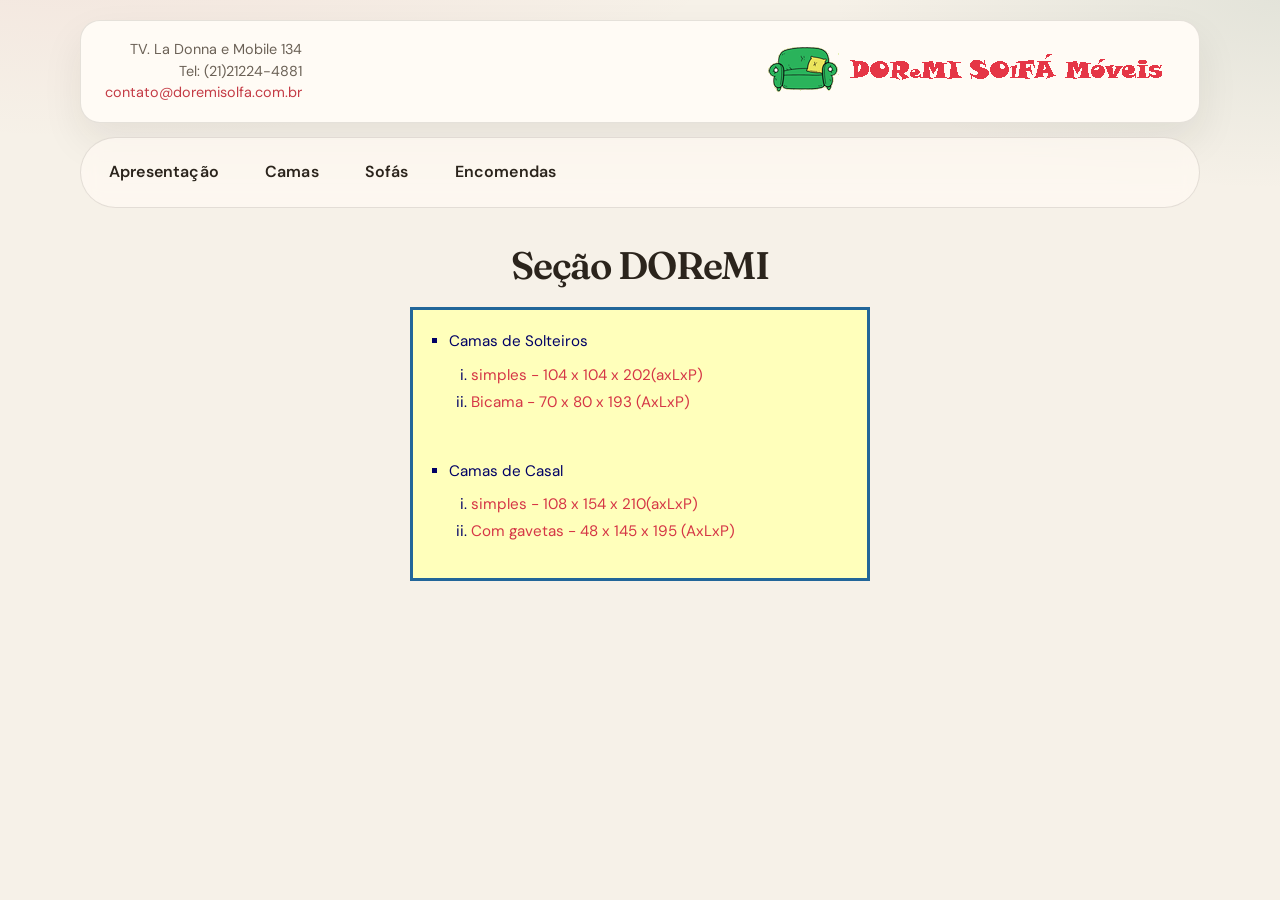
<file: index.html>
<!DOCTYPE html>
<html lang="pt-br">
<head>
    <meta charset="UTF-8">
    <meta name="viewport" content="width=device-width, initial-scale=1.0">
    <title>DOReMI SOlFÁ-móveis</title>
   
    <link rel="stylesheet" href="style.css">
    
    <link href='https://fonts.googleapis.com/css?family=Stoke' rel='stylesheet'>

    <link href='https://fonts.googleapis.com/css?family=Karla' rel='stylesheet'>
   
   
</head>

<body>
    <header>
        <address class="ender">
            TV. La  Donna e Mobile 134 <br>
               Tel: (21)21224-4881 <br>
            <a href="mailto:contato@doremisolfa.com.br"> contato@doremisolfa.com.br</a>
        </address>


        <img src="Imagens/DoremisofaLogoTopo.png" alt="DoremisofaLogoTopo" class="imgLogo ">
    </header>

    <nav>
        <ul>
            <li><a href="index.html">Apresentação </a></li>
            <li><a href="Doremi.html">Camas</a></li>
            <li><a href="Solfa.html">Sofás</a></li>
            <li><a href="Encomendas.html">Encomendas</a></li>

        </ul>

    </nav>


    <section >

      <h3 class="titulo">Seção DOReMI</h3>
        <ul class="listacama" >
            <li>Camas de Solteiros</li>
            <ol>
                <li><a href=" javascript:MostrarTabCamas(0)">simples - 104 x 104 x 202(axLxP)</a> </li>

                <li><a href="javascript:MostrarTabCamas(1);">Bicama - 70 x 80 x 193 (AxLxP) </a> </li>
            </ol>
            <br>
            <li>Camas de Casal</li>
            <ol>
                <li><a href=" javascript:MostrarTabCamas(2)">simples - 108 x 154 x 210(axLxP)</a> </li>

                <li><a href=" javascript:MostrarTabCamas(3)">Com gavetas - 48 x 145 x 195 (AxLxP) </a> </1i>
            </ol>
        </ul>
    </section>

    <script src="camas.js"></script>


  
    

</body>
</html>
</file>
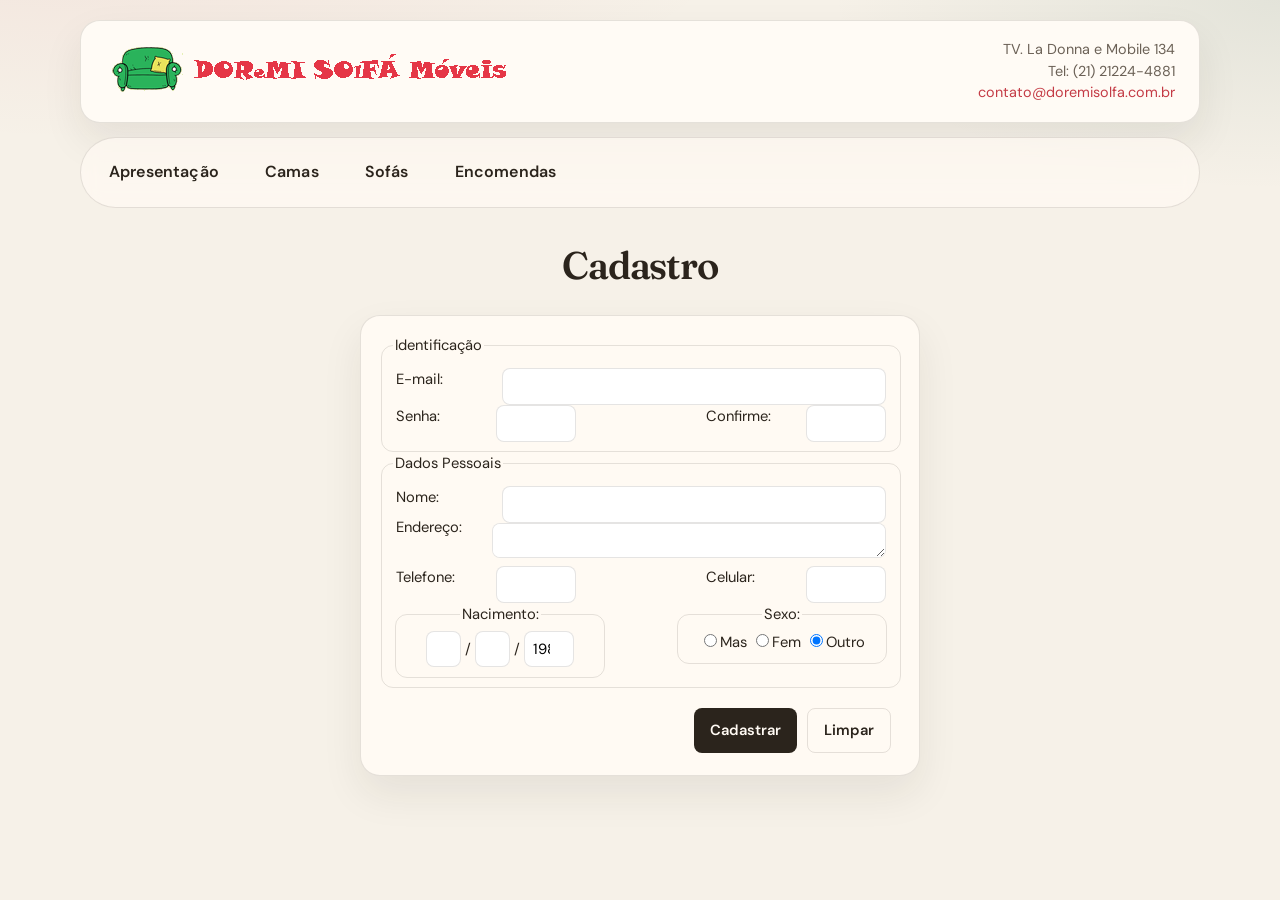
<file: Cadastro.Html>
<!DOCTYPE html>
<html lang="pt-br">
<head>
    <meta charset="UTF-8">
    <meta name="viewport" content="width=device-width, initial-scale=1.0">
    <title>DOReMI SOlFÁ-móveis</title>
    <link rel="stylesheet" href="style.css">
   
</head>

<body>
    <header>
        <img src="Imagens/DoremisofaLogoTopo.png" alt="DOReMI SOlFÁ" class="imgLogo">
        <address class="ender">
            TV. La Donna e Mobile 134<br>
            Tel: (21) 21224-4881<br>
            <a href="mailto:contato@doremisolfa.com.br">contato@doremisolfa.com.br</a>
        </address>
    </header>

    <nav>
        <ul>
            <li><a href="index.html">Apresentação </a></li>
            <li><a href="Doremi.html">Camas</a></li>
            <li><a href="Solfa.html">Sofás</a></li>
            <li><a href="Encomendas.html">Encomendas</a></li>

        </ul>

    </nav>


   <section>
    <h3 class="titulo">Cadastro</h3>

<div class="FormBox">

<form method="POST">
<fieldset class="FSLinInteira">
<legend>Identificação</legend>

<div class="LinhaForm">
<label for="idEmailGnd" class="LabBox">E-mail:</label>

<input id="idEmailGnd" class="InpBoxGnd"
type="email" name="TxtEmail" required /></div>

<div class="LinhaForm">
<span class="ColEsq">
<label for="idSenha" class="LabBox">Senha:</label>

<input id="idSenha" class="InpBoxMed"
type="password" name="TxtSenha" required /></span>

<span class="ColDir">
<label for="idConf" class="LabBox">Confirme:</label>

<input id="idConf" class="InpBoxMed"
type="password" name="TxtConf" required /></span>

</div>
</fieldset>

<fieldset class="FSLinInteira">
<legend>Dados Pessoais</legend>

<div class="LinhaForm">
<label for="idNome" class="LabBox">Nome:</label>

<input id="idNome" class="InpBoxGnd"
type="text" name="TxtNome" required /></div>

<div class="LinhaForm" id="linhaEnder">
<label class="LabBox">Endereço: </label>

<textarea name="TxtEnder" class="InpBoxGnd"
id="inpEnder" ></textarea>

</div>


<div class="LinhaForm">
<span class="ColEsq">
<label class="LabBox">Telefone:</label>

<input type="text" class="InpBoxMed"
name="TxtTelefone" required />
</label>

</span>

<span class="ColDir">
<label class="LabBox">Celular:</label>


<input type="text" class="InpBoxMed"
name="TxtCelular" />
</span>

</div>

<fieldset class="FSColEsq"><legend>Nacimento:</legend>


<input type="number" name="TxtDiaNasc"
min="1" max="31" class="numDD" /> /

<input type="number" name="TxtMesNasc"
min="1" max="12" class="numDD" />
 /
<input type="number" name="TxtAnoNasc" value="1980"
min="1920" max="2000" class="numQD" />


</fieldset>
<fieldset class="FSColDir"><legend>Sexo:</legend>

<label><input type="radio" name="TglSexo"
value="M" />Mas</label>

<label><input type="radio" name="TglSexo"
value="F" />Fem</label>


<label><input type="radio" name="TglSexo"
value="O" checked />Outro</label>

</fieldset>

</fieldset>

<div class="botoes">
<input type="submit" value="Cadastrar" />
<input type="reset" value="Limpar" />
</div>

</div>
</section>
</body>
</html>
</file>
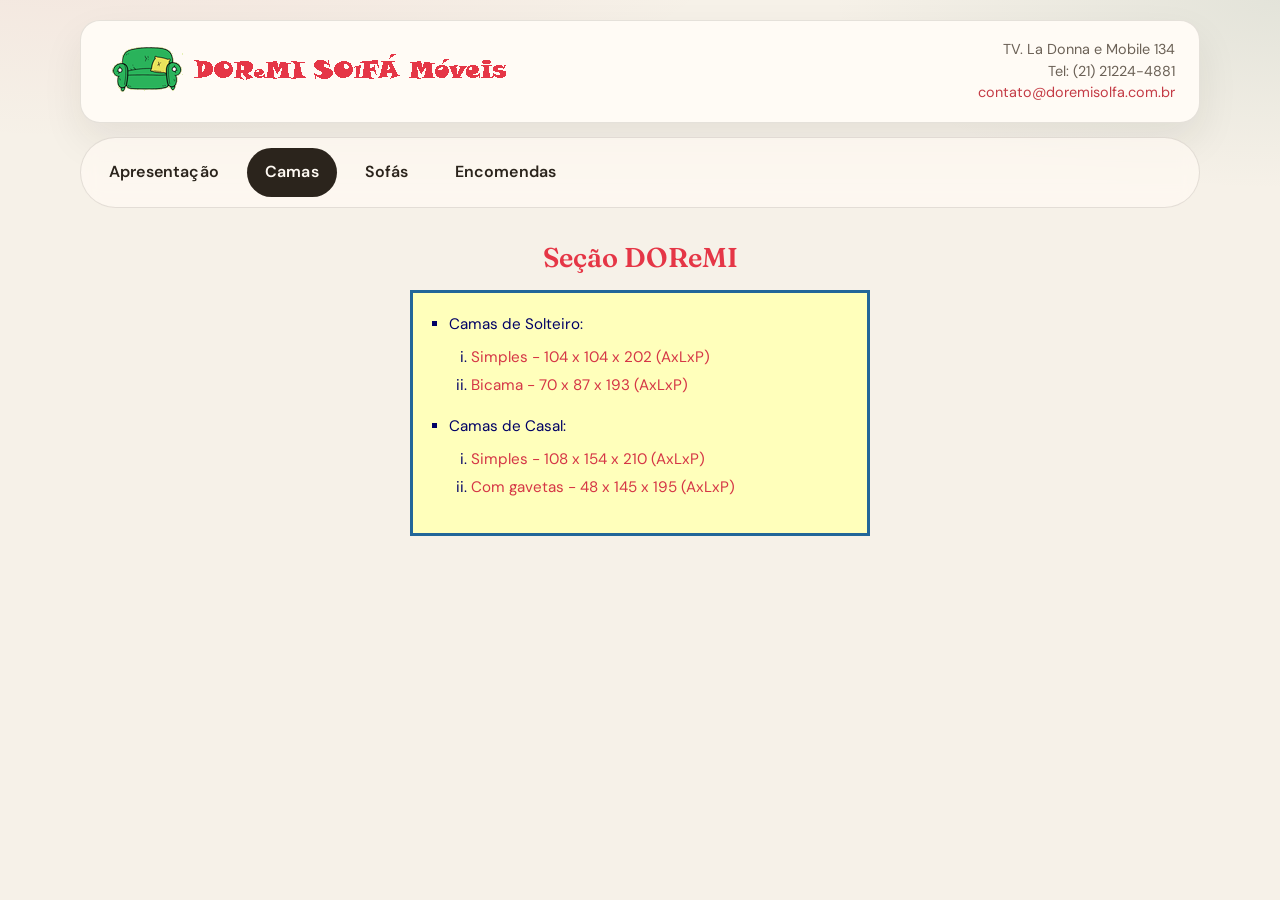
<file: Doremi.html>
<!DOCTYPE html>
<html lang="pt-br">
<head>
    <meta charset="UTF-8">
    <meta name="viewport" content="width=device-width, initial-scale=1.0">
    <title>DOReMI SOlFÁ-móveis</title>
    <link rel="stylesheet" href="style.css">
</head>

<body class="pagina-doremi">
    <header>
        <img src="Imagens/DoremisofaLogoTopo.png" alt="DOReMI SOlFÁ" class="imgLogo">
        <address class="ender">
            TV. La Donna e Mobile 134<br>
            Tel: (21) 21224-4881<br>
            <a href="mailto:contato@doremisolfa.com.br">contato@doremisolfa.com.br</a>
        </address>
    </header>

    <nav>
        <ul>
            <li><a href="index.html">Apresentação</a></li>
            <li><a href="Doremi.html" class="ativo" aria-current="page">Camas</a></li>
            <li><a href="Solfa.html">Sofás</a></li>
            <li><a href="Encomendas.html">Encomendas</a></li>
        </ul>
    </nav>

    <section>
        <h3 class="titulo">Seção DOReMI</h3>
        <ul class="listacama">
            <li>Camas de Solteiro:
                <ol>
                    <li><a href="javascript:MostrarTabCamas(0)">Simples - 104 x 104 x 202 (AxLxP)</a></li>
                    <li><a href="javascript:MostrarTabCamas(1)">Bicama - 70 x 87 x 193 (AxLxP)</a></li>
                </ol>
            </li>
            <li>Camas de Casal:
                <ol>
                    <li><a href="javascript:MostrarTabCamas(2)">Simples - 108 x 154 x 210 (AxLxP)</a></li>
                    <li><a href="javascript:MostrarTabCamas(3)">Com gavetas - 48 x 145 x 195 (AxLxP)</a></li>
                </ol>
            </li>
        </ul>
    </section>

    <script src="camas.js"></script>
</body>
</html>
</file>
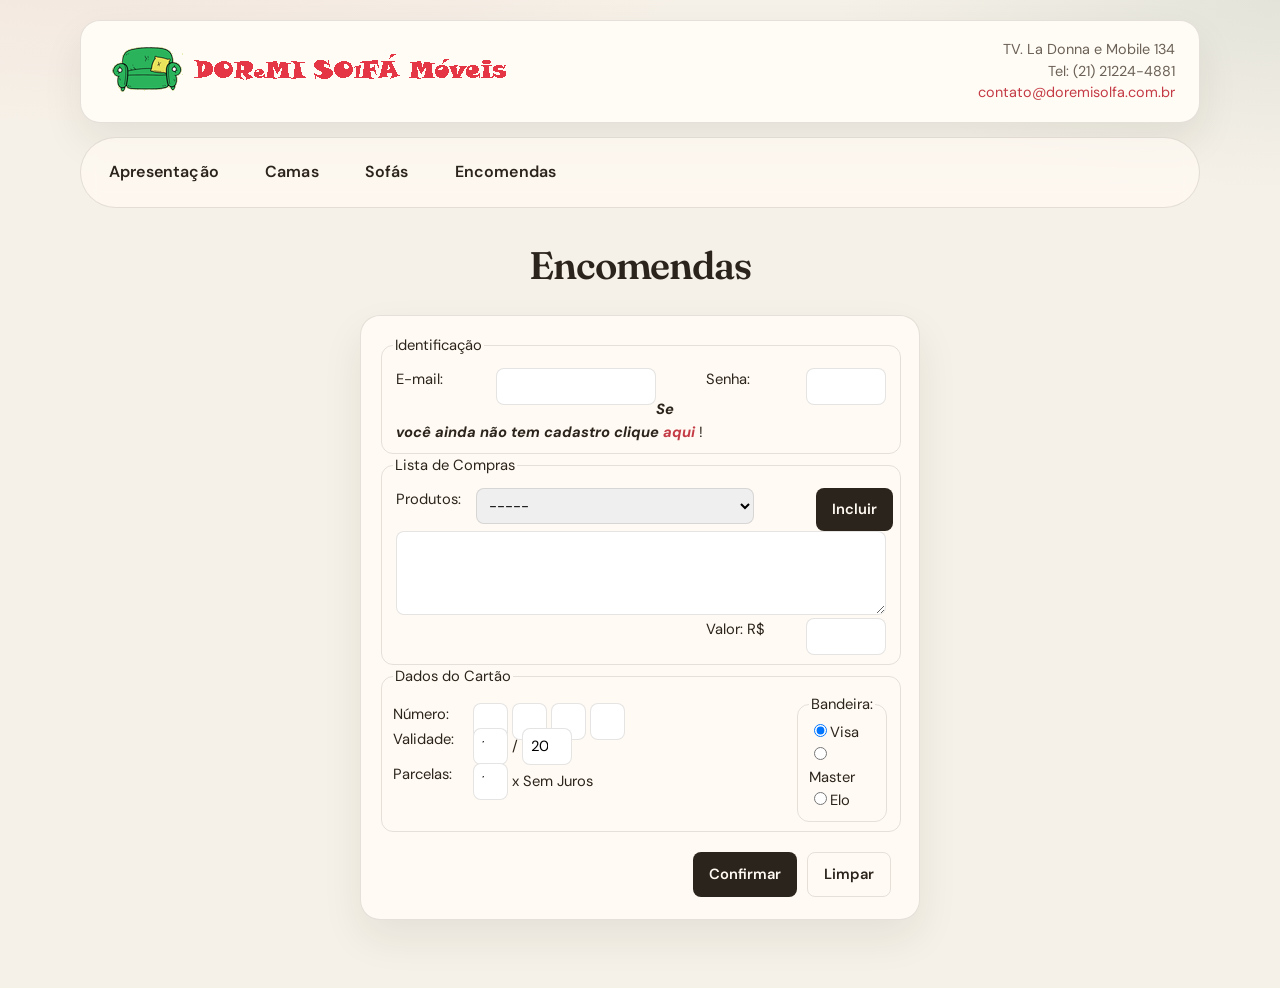
<file: Encomendas.html>
<!DOCTYPE html>
<html lang="pt-br">
<head>
    <meta charset="UTF-8">
    <meta name="viewport" content="width=device-width, initial-scale=1.0">
    <title>DOReMI SOlFÁ-móveis</title>
    <link rel="stylesheet" href="style.css">
   
</head>

<body>
    <header>
        <img src="Imagens/DoremisofaLogoTopo.png" alt="DOReMI SOlFÁ" class="imgLogo">
        <address class="ender">
            TV. La Donna e Mobile 134<br>
            Tel: (21) 21224-4881<br>
            <a href="mailto:contato@doremisolfa.com.br">contato@doremisolfa.com.br</a>
        </address>
    </header>

    <nav>
        <ul>
            <li><a href="index.html">Apresentação </a></li>
            <li><a href="Doremi.html">Camas</a></li>
            <li><a href="Solfa.html">Sofás</a></li>
            <li><a href="Encomendas.html" >Encomendas</a></li>

        </ul>

    </nav>

<section>
    <h3 class="titulo">Encomendas</h3>

    <!--parte de indentificação-->
<div class="FormBox">

<form method="POST">
<fieldset class="FSLinInteira">
<legend>Identificação</legend>

<div class="LinhaForm">

<span class="ColEsq" id="loginCad">
<label for="idEmail" class="LabBox">E-mail:</label>

<input type="email" class="InpBoxGnd"
id="idEmail" name="TxtEmail" required /></span>


<span class="ColDir" id="senhaCad">
<label for="idSenha" class="LabBox">Senha:</label>

<input id="idSenha" class="InpBoxMed"
type="password" name="TxtSenha" required /><span>

</div>

<div class="LinhaForm">
<b><i>Se você ainda não tem cadastro clique
<a href="Cadastro.Html">aqui</a></i></b> !</div>
</fieldset>

<!--Parte de lista de compras-->
<fieldset class="FSLinInteira">
<legend> Lista de Compras</legend>

<div class="LinhaForm">
<span class="ColEsq" id="lisSelProd">
<label for="idEmail" class="LabBox">Produtos: </label>

<Select name="selProduto" id="selProduto" >
<option> ----- </option>

<optgroup label="Cama Solteiro">
<option> Simples 108 x 154 x 210</option>
<option > Bicama 70 x 87 x 193</option>
    </optgroup>

<optgroup label="Bicama Casal">
<option>Simples 104 x 104 x 202</option>
<option>com gavetas 48 x 145 x</option></optgroup>

<optgroup label="Sofá 2 lug.">
 <option >Retrátil  95 x 87-126 x 180 Linho Cru</option>
 <option >Sofá-Cama 95 x 97-150 x 200 Linho</option>
</optgroup>

<optgroup label="sofá 3 lug"> 
    <option >Retrátil 108 x 95-150 x 200 Suede</option>
    <option >Retrô 80 x 76 x 196 Veludo</option>
</optgroup>

</select>

</span>
<span class="ColDir" id="btnIncluir">
<input type="button" value="Incluir" />
</span>
</div>

<div class="LinhaForm" id="boxPedidos">
<textarea name="listaPedidos" readonly
id="lisPedArea">
</textarea>
</div>

<div class="LinhaForm">
<span class="ColDir">
<label class="LabBox" for="TxtTotal">Valor: R$</label>

<input type="text" name="TxtTotal" readonly
id="TxtTotal" class="InpBoxMed" /></span></div>

</fieldset>

<!--Dados do Cartão-->
<fieldset class="FSLinInteira">
<legend> Dados do Cartão</legend>

<fieldset class="FSColDir" id="fSBandeira">
<legend> Bandeira:</legend>

<label><input type="radio" name="RadBand"
checked />Visa</label><br/>

<label><input type="radio" name="RadBand" />Master</label><br/>

<label><input type="radio" name="RadBand" />Elo</label>
</fieldset>

<!--numero-->
<div class="ColEsq" id="numCartao">
<label class="LabBox" for="TxtNumCC01">Número:</label>

<input type="text" name="TxtNumCC01"
id="TxtNumCC01" maxlength="4"
class="numDD" />

<input type="text" name="TxtNumCC02"
class="numDD" maxlength="4" />

<input type="text" name="TxtNumCC03"
class="numDD" maxlength="4" /> 

<input type="text" name="TxtNumCC04"
class="numDD" maxlength="4" />

</div>
 <!--validade-->
<div class="ColEsq" id="valCartao">
<label class="LabBox" for="mesVal">Validade:</label>

<input type="number" name="TxtMesVal" id="mesVal"
min="1" max="12" class="numDD" value="1" /> /

<input type="number" name="TxtAnoVal" value="2022"
min="2022" max="2036" class="numQD" /></div>

<div class="ColEsq" id="boxParcel">

<!--pacelas-->
<label class="LabBox" for="numParcel">Parcelas:</label>

<input type="number" name="TxtMesVal" id="numParcel"
min="1" max="6" class="numDD"
value="1" /> x Sem Juros</div>
</fieldset>


<!--botões de confirmar e limpar-->
<div class="botoes">
<input type="submit" value="Confirmar" />
<input type="reset" value="Limpar" />
</div>
</div>
</section>
  
</body>
</html>
</file>
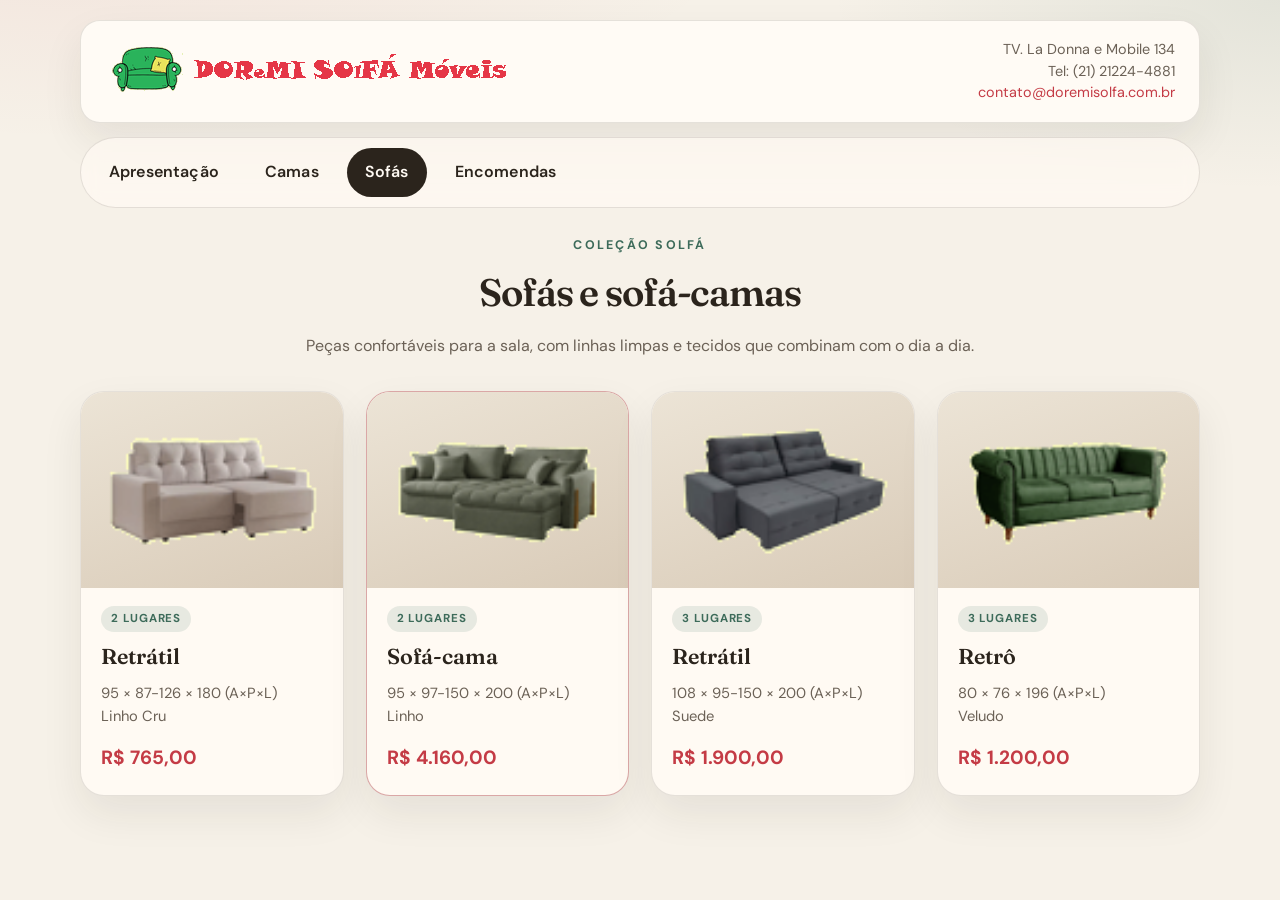
<file: Solfa.html>
<!DOCTYPE html>
<html lang="pt-br">
<head>
    <meta charset="UTF-8">
    <meta name="viewport" content="width=device-width, initial-scale=1.0">
    <title>Sofás | DOReMI SOlFÁ-móveis</title>
    <link rel="stylesheet" href="style.css">
    <link rel="preconnect" href="https://fonts.googleapis.com">
    <link rel="preconnect" href="https://fonts.gstatic.com" crossorigin>
    <link href="https://fonts.googleapis.com/css2?family=DM+Sans:ital,opsz,wght@0,9..40,400;0,9..40,500;0,9..40,600;0,9..40,700;1,9..40,400&family=Fraunces:opsz,wght@9..144,500;9..144,600;9..144,700&display=swap" rel="stylesheet">
</head>

<body>
    <header>
        <img src="Imagens/DoremisofaLogoTopo.png" alt="DOReMI SOlFÁ" class="imgLogo">
        <address class="ender">
            TV. La Donna e Mobile 134<br>
            Tel: (21) 21224-4881<br>
            <a href="mailto:contato@doremisolfa.com.br">contato@doremisolfa.com.br</a>
        </address>
    </header>

    <nav>
        <ul>
            <li><a href="index.html">Apresentação</a></li>
            <li><a href="Doremi.html">Camas</a></li>
            <li><a href="Solfa.html" class="ativo" aria-current="page">Sofás</a></li>
            <li><a href="Encomendas.html">Encomendas</a></li>
        </ul>
    </nav>

    <section class="catalogo">
        <p class="eyebrow">Coleção SOlFÁ</p>
        <h1 class="titulo">Sofás e sofá-camas</h1>
        <p class="lead">Peças confortáveis para a sala, com linhas limpas e tecidos que combinam com o dia a dia.</p>

        <div class="produtos">
            <article class="card-produto">
                <figure class="card-foto">
                    <img src="Imagens/Sofa2lugRetratil100.png" alt="Sofá retrátil de 2 lugares em linho cru">
                </figure>
                <div class="card-corpo">
                    <span class="tag">2 lugares</span>
                    <h2>Retrátil</h2>
                    <p class="desc">95 × 87-126 × 180 (A×P×L)<br>Linho Cru</p>
                    <p class="preco">R$ 765,00</p>
                </div>
            </article>

            <article class="card-produto destaque">
                <figure class="card-foto">
                    <img src="Imagens/SofaCama2lug100.png" alt="Sofá-cama de 2 lugares em linho">
                </figure>
                <div class="card-corpo">
                    <span class="tag">2 lugares</span>
                    <h2>Sofá-cama</h2>
                    <p class="desc">95 × 97-150 × 200 (A×P×L)<br>Linho</p>
                    <p class="preco">R$ 4.160,00</p>
                </div>
            </article>

            <article class="card-produto">
                <figure class="card-foto">
                    <img src="Imagens/Sofa3lugRetratil100.png" alt="Sofá retrátil de 3 lugares em suede">
                </figure>
                <div class="card-corpo">
                    <span class="tag">3 lugares</span>
                    <h2>Retrátil</h2>
                    <p class="desc">108 × 95-150 × 200 (A×P×L)<br>Suede</p>
                    <p class="preco">R$ 1.900,00</p>
                </div>
            </article>

            <article class="card-produto">
                <figure class="card-foto">
                    <img src="Imagens/Sofa3lugRetro100.png" alt="Sofá retrô de 3 lugares em veludo">
                </figure>
                <div class="card-corpo">
                    <span class="tag">3 lugares</span>
                    <h2>Retrô</h2>
                    <p class="desc">80 × 76 × 196 (A×P×L)<br>Veludo</p>
                    <p class="preco">R$ 1.200,00</p>
                </div>
            </article>
        </div>
    </section>
</body>
</html>
</file>
<file: style.css>
@charset "UTF-8";

@import url("https://fonts.googleapis.com/css2?family=DM+Sans:ital,opsz,wght@0,9..40,400;0,9..40,500;0,9..40,600;0,9..40,700;1,9..40,400&family=Fraunces:opsz,wght@9..144,500;9..144,600;9..144,700&display=swap");

:root {
    --bg: #f6f1e8;
    --bg-soft: #fffaf3;
    --ink: #2b241c;
    --muted: #6b6156;
    --brand: #c43b45;
    --brand-dark: #9e2d35;
    --accent: #3d6b5a;
    --line: rgba(43, 36, 28, 0.12);
    --shadow: 0 18px 40px rgba(43, 36, 28, 0.08);
    --radius: 20px;
    --max: 1120px;
}

*,
*::before,
*::after {
    box-sizing: border-box;
}

html {
    scroll-behavior: smooth;
}

body {
    margin: 0;
    min-height: 100vh;
    display: flex;
    flex-direction: column;
    background:
        radial-gradient(1200px 420px at 8% -10%, rgba(196, 59, 69, 0.08), transparent 55%),
        radial-gradient(900px 380px at 100% 0%, rgba(61, 107, 90, 0.1), transparent 50%),
        var(--bg);
    color: var(--ink);
    font-size: 16px;
    font-family: "DM Sans", Karla, Verdana, sans-serif;
    line-height: 1.55;
}

img {
    max-width: 100%;
    height: auto;
    display: block;
}

a {
    color: var(--brand);
    text-decoration: none;
    transition: color 0.2s ease;
}

a:hover {
    color: var(--brand-dark);
}

a:visited {
    color: var(--brand);
}

ul {
    line-height: 1.8;
}

ol {
    line-height: 1.8;
    list-style-type: lower-roman;
}

header {
    width: min(var(--max), calc(100% - 32px));
    margin: 20px auto 0;
    padding: 18px 24px;
    display: flex;
    justify-content: space-between;
    align-items: center;
    gap: 24px;
    background: color-mix(in srgb, var(--bg-soft) 86%, white);
    border: 1px solid var(--line);
    border-radius: var(--radius);
    box-shadow: var(--shadow);
}

.ender {
    margin: 0;
    text-align: right;
    font-size: 0.9rem;
    line-height: 1.5;
    font-style: normal;
    color: var(--muted);
    font-family: "DM Sans", Karla, Verdana, sans-serif;
}

.imgLogo {
    max-height: 72px;
    width: auto;
    border-bottom: none;
    margin: 0;
    padding: 0;
}

nav {
    width: min(var(--max), calc(100% - 32px));
    margin: 14px auto 0;
    float: none;
}

nav ul {
    display: flex;
    flex-wrap: wrap;
    gap: 10px;
    margin: 0;
    padding: 10px;
    list-style: none;
    background: rgba(255, 250, 243, 0.72);
    border: 1px solid var(--line);
    border-radius: 999px;
    backdrop-filter: blur(10px);
}

nav a {
    display: inline-block;
    padding: 10px 18px;
    border-radius: 999px;
    color: var(--ink);
    font-weight: 600;
    letter-spacing: 0.01em;
}

nav a:hover,
nav a.ativo,
nav a[aria-current="page"] {
    background: var(--ink);
    color: #fffaf3;
}

section {
    width: min(var(--max), calc(100% - 32px));
    margin: 28px auto 48px;
    float: none;
    flex: 1;
}

.titulo {
    text-align: center;
    margin: 0 0 12px;
    font-family: Fraunces, Stoke, Georgia, serif;
    font-size: clamp(1.8rem, 3vw, 2.6rem);
    font-weight: 600;
    letter-spacing: -0.03em;
}

.pagina-doremi .titulo {
    color: #e53646;
    font-size: 1.7rem;
    letter-spacing: 0;
}

ul.listacama {
    width: min(460px, 100%);
    color: #000066;
    background-color: #ffffbb;
    font-size: 0.95rem;
    padding: 18px 22px 18px 36px;
    border: 3px solid #226699;
    margin: 0 auto 10px;
    list-style-type: square;
    box-shadow: none;
    border-radius: 0;
    text-align: left;
}

.listacama ol {
    margin: 6px 0 14px;
    padding-left: 1.4rem;
    list-style-type: lower-roman;
}

.listacama a {
    color: #d53646;
}

.listacama a:hover {
    text-decoration: underline;
}

.janela-cama {
    margin: 0;
    min-height: 100vh;
    display: block;
    background: #e6f0b5;
    color: #2b241c;
}

.apresentacao {
    text-align: center;
    padding: 16px 12px 20px;
    font-family: Stoke, Fraunces, Georgia, serif;
}

.apresentacao h3 {
    margin: 0 0 6px;
    color: #e53646;
    font-size: 1.45rem;
}

.apresentacao .estilo-cama {
    margin: 0 0 12px;
    color: #5a7a32;
    font-size: 1.15rem;
}

.apresentacao img {
    margin: 0 auto 10px;
    background: #fff;
    padding: 6px;
    max-width: 180px;
}

.apresentacao p {
    margin: 6px 0;
}

.apresentacao input[type="button"] {
    margin-top: 10px;
    background: #ffffbb;
    color: #000066;
    border: 2px solid #226699;
}

.preco {
    color: var(--brand);
    font-weight: 700;
    font-size: 1.2rem;
    margin: 0;
}

div.apres {
    text-align: center;
    padding: 24px 0 48px;
}

div.apres img {
    margin: 0 auto;
    max-width: min(520px, 100%);
    filter: drop-shadow(0 18px 30px rgba(43, 36, 28, 0.12));
}

.catalogo {
    text-align: center;
}

.eyebrow {
    margin: 0 0 8px;
    color: var(--accent);
    font-size: 0.78rem;
    font-weight: 700;
    letter-spacing: 0.18em;
    text-transform: uppercase;
}

.lead {
    max-width: 42rem;
    margin: 0 auto 32px;
    color: var(--muted);
}

.produtos {
    display: grid;
    grid-template-columns: repeat(auto-fit, minmax(230px, 1fr));
    gap: 22px;
    text-align: left;
}

.card-produto {
    display: flex;
    flex-direction: column;
    overflow: hidden;
    background: var(--bg-soft);
    border: 1px solid var(--line);
    border-radius: 24px;
    box-shadow: var(--shadow);
    transition: transform 0.25s ease, box-shadow 0.25s ease;
}

.card-produto:hover {
    transform: translateY(-6px);
    box-shadow: 0 24px 48px rgba(43, 36, 28, 0.14);
}

.card-produto.destaque {
    border-color: color-mix(in srgb, var(--brand) 35%, var(--line));
}

.card-foto {
    margin: 0;
    aspect-ratio: 4 / 3;
    overflow: hidden;
    background: linear-gradient(160deg, #ece4d6, #d9cbb8);
}

.card-foto img {
    width: 100%;
    height: 100%;
    object-fit: contain;
    padding: 18px;
    transition: transform 0.35s ease;
}

.card-produto:hover .card-foto img {
    transform: scale(1.05);
}

.card-corpo {
    display: flex;
    flex-direction: column;
    gap: 8px;
    padding: 18px 20px 22px;
}

.tag {
    width: fit-content;
    padding: 4px 10px;
    border-radius: 999px;
    background: rgba(61, 107, 90, 0.12);
    color: var(--accent);
    font-size: 0.72rem;
    font-weight: 700;
    letter-spacing: 0.08em;
    text-transform: uppercase;
}

.card-corpo h2 {
    margin: 0;
    font-family: Fraunces, Stoke, Georgia, serif;
    font-size: 1.35rem;
    font-weight: 600;
}

.desc {
    margin: 0 0 8px;
    color: var(--muted);
    font-size: 0.92rem;
}

section .TabSofa {
    width: 100%;
    border-collapse: separate;
    border-spacing: 0;
    font-size: 0.92rem;
    color: var(--ink);
    background-color: var(--bg-soft);
    margin: 5px auto 15px;
    overflow: hidden;
    border-radius: 16px;
    box-shadow: var(--shadow);
}

.imgSofa {
    width: 100px;
    height: 62px;
}

.titulo-tab {
    color: #fff;
    background-color: var(--accent);
    font-size: 0.95rem;
}

.TabSofa .linTH {
    color: #fff;
    background-color: #4d8a74;
    text-align: center;
    vertical-align: middle;
}

.TabSofa .colTH {
    color: #fff;
    background-color: #3a6f8f;
    vertical-align: middle;
}

.TabSofa th,
.TabSofa td {
    border: 1px solid var(--line);
    padding: 10px 14px;
    height: 30px;
}

.FormBox {
    width: min(560px, 100%);
    padding: 18px 18px 22px;
    text-align: center;
    color: var(--ink);
    background-color: var(--bg-soft);
    border: 1px solid var(--line);
    border-radius: var(--radius);
    font-size: 0.92rem;
    margin: 20px auto;
    box-shadow: var(--shadow);
}

fieldset {
    border: 1px solid var(--line);
    border-radius: 12px;
}

.FSLinInteira {
    width: 100%;
    max-width: 520px;
    text-align: left;
}

.FSColEsq {
    width: 210px;
    float: left;
    text-align: center;
}

.FSColDir {
    width: 210px;
    float: right;
    text-align: center;
}

.LinhaForm {
    margin: 0;
    min-height: 30px;
    padding: 6px 3px 0;
}

.ColEsq {
    width: 180px;
    float: left;
    display: block;
}

.ColDir {
    width: 180px;
    float: right;
    display: block;
}

.LabBox {
    width: 80px;
    float: left;
    display: block;
}

.InpBoxGnd {
    width: min(384px, 100%);
    float: right;
    display: block;
}

.InpBoxMed {
    width: 80px;
    float: right;
    display: block;
}

input,
select,
textarea,
button {
    font: inherit;
    border: 1px solid var(--line);
    border-radius: 8px;
    padding: 6px 8px;
}

input[type="submit"],
input[type="reset"],
input[type="button"] {
    cursor: pointer;
    border: 0;
    padding: 10px 16px;
    background: var(--ink);
    color: #fffaf3;
    font-weight: 600;
}

input[type="reset"] {
    background: transparent;
    color: var(--ink);
    border: 1px solid var(--line);
}

.numDD {
    width: 35px;
}

.numQD {
    width: 50px;
}

.botoes {
    text-align: right;
    margin: 20px 10px 0;
    display: flex;
    justify-content: flex-end;
    gap: 10px;
}

#loginCad {
    width: 260px;
}

#idEmail {
    width: 160px;
}

#senhaCad {
    width: 180px;
}

#lisSelProd {
    width: 370px;
}

#selProduto {
    width: 75%;
}

#btnIncluir {
    width: 70px;
}

#boxPedidos {
    height: 100px;
}

#lisPedArea {
    height: 90%;
    width: 100%;
}

#fSBandeira {
    width: 80px;
    text-align: left;
}

#numCartao {
    width: 350px;
    height: 35px;
    padding-top: 10px;
}

#valCartao {
    width: 230px;
    height: 35px;
}

#boxParcel {
    width: 230px;
    height: 30px;
}

#linhaEnder {
    height: 50px;
}

#inpEnder {
    height: 80%;
    width: min(394px, 100%);
}

@media (max-width: 760px) {
    header {
        flex-direction: column;
        align-items: flex-start;
        padding: 16px;
    }

    .ender {
        text-align: left;
    }

    nav ul {
        border-radius: 18px;
    }

    nav a {
        flex: 1 1 auto;
        text-align: center;
    }

    .FSColEsq,
    .FSColDir,
    .ColEsq,
    .ColDir,
    .LabBox,
    .InpBoxGnd,
    .InpBoxMed,
    #loginCad,
    #senhaCad,
    #lisSelProd,
    #btnIncluir,
    #numCartao,
    #valCartao,
    #boxParcel {
        float: none;
        width: 100%;
        height: auto;
    }

    .InpBoxMed,
    #idEmail,
    #selProduto {
        width: 100%;
    }
}
</file>
